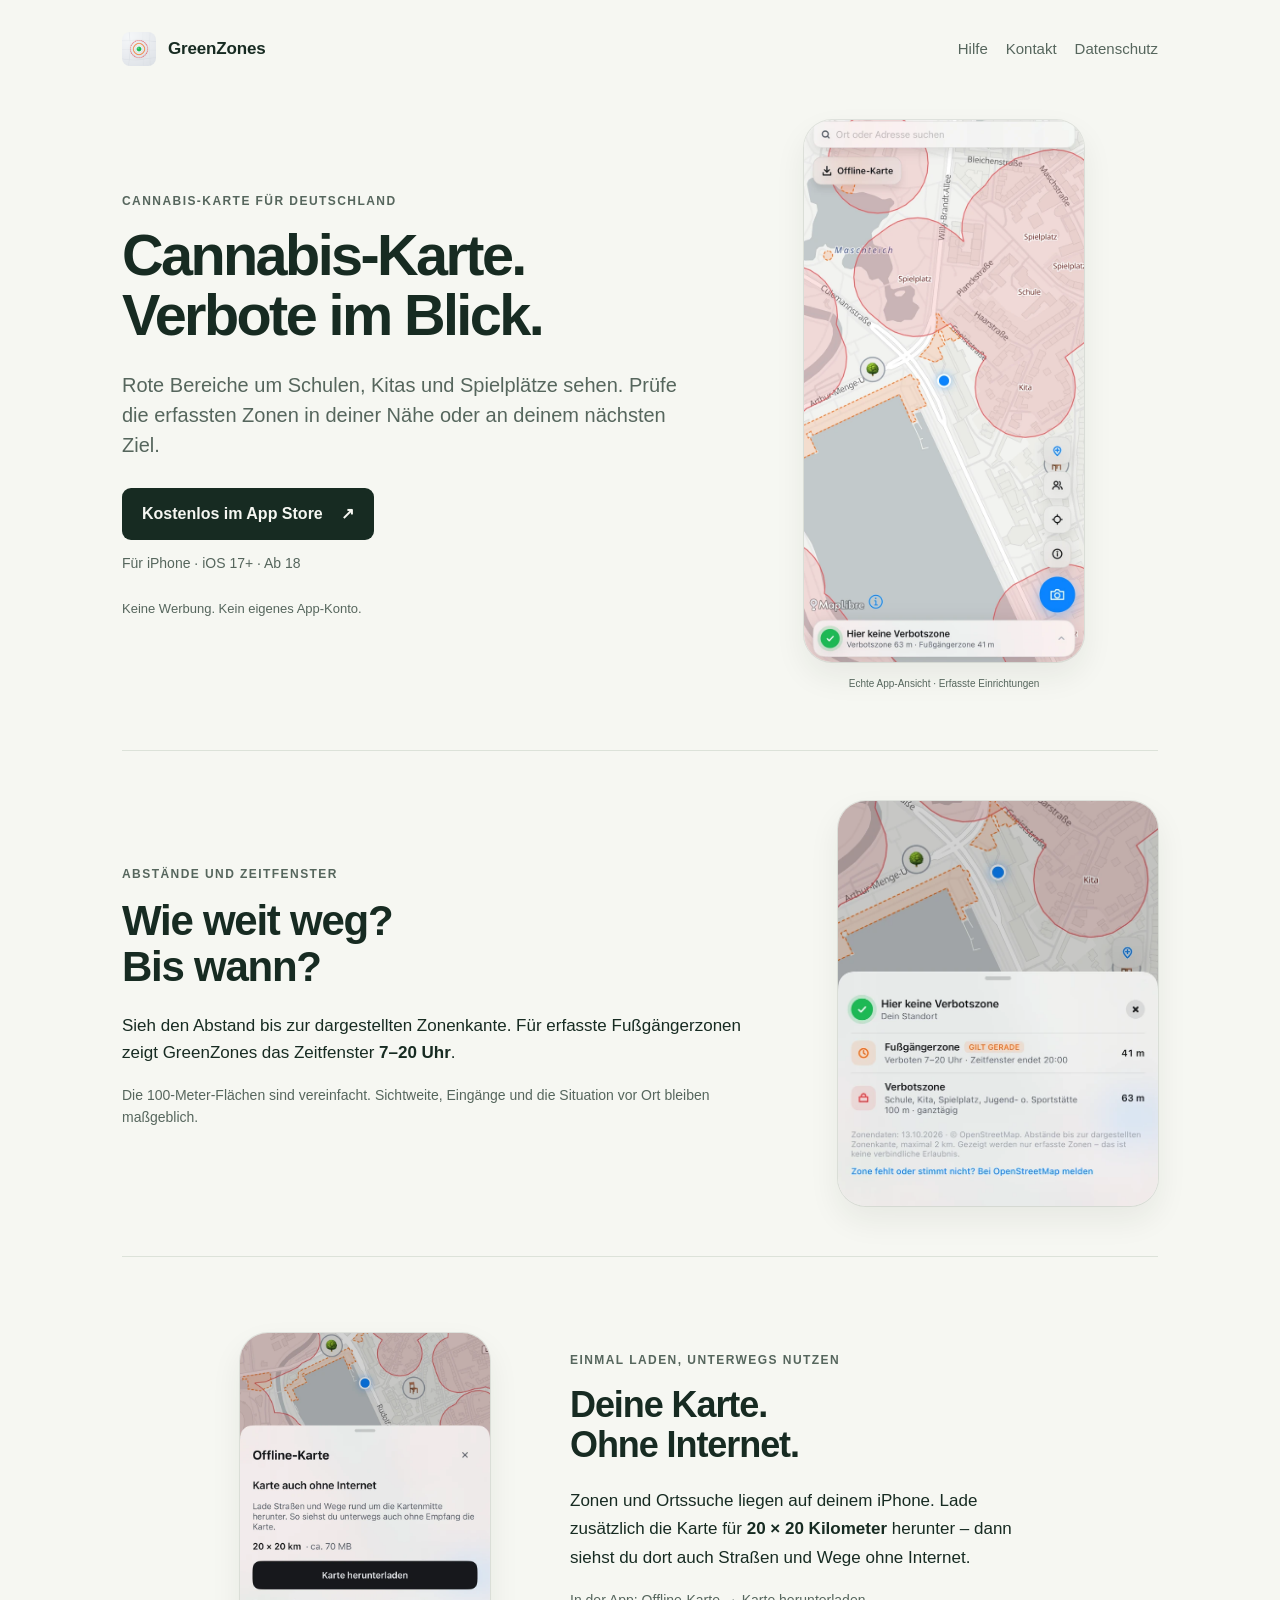
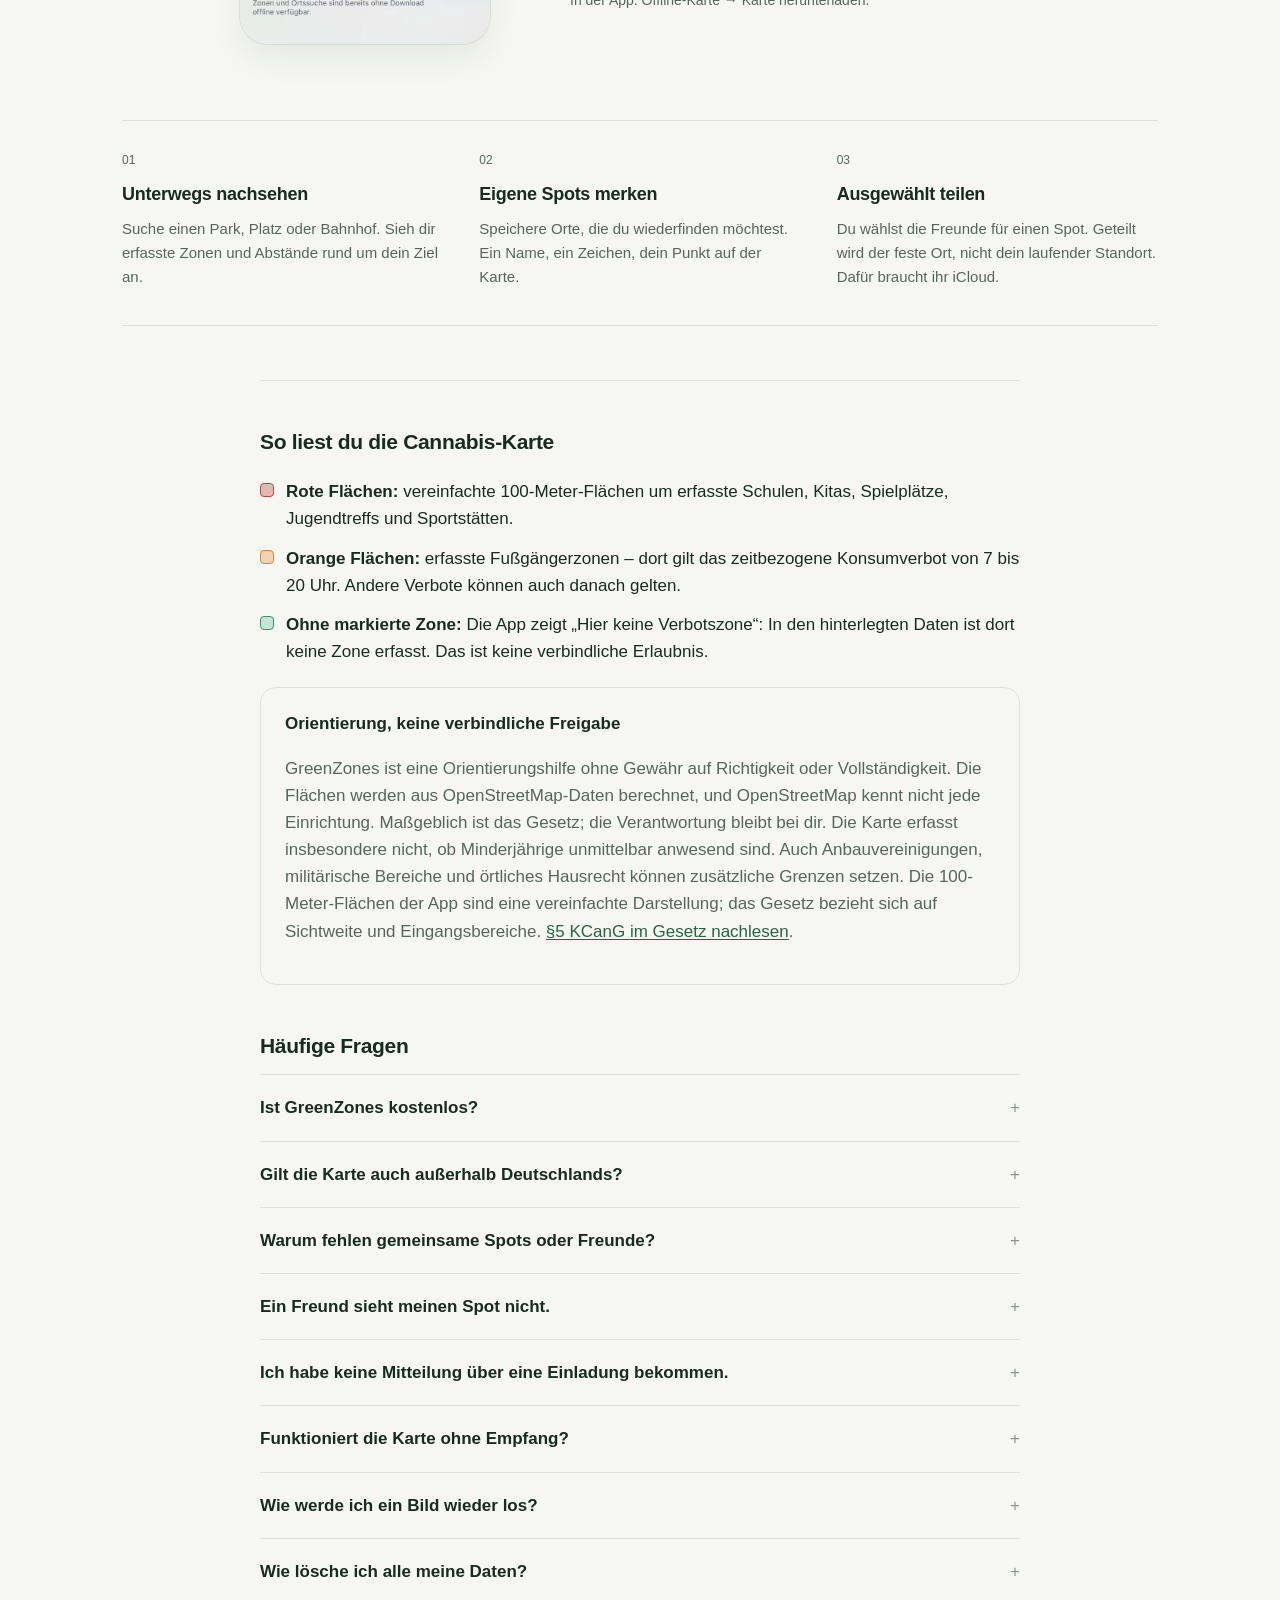
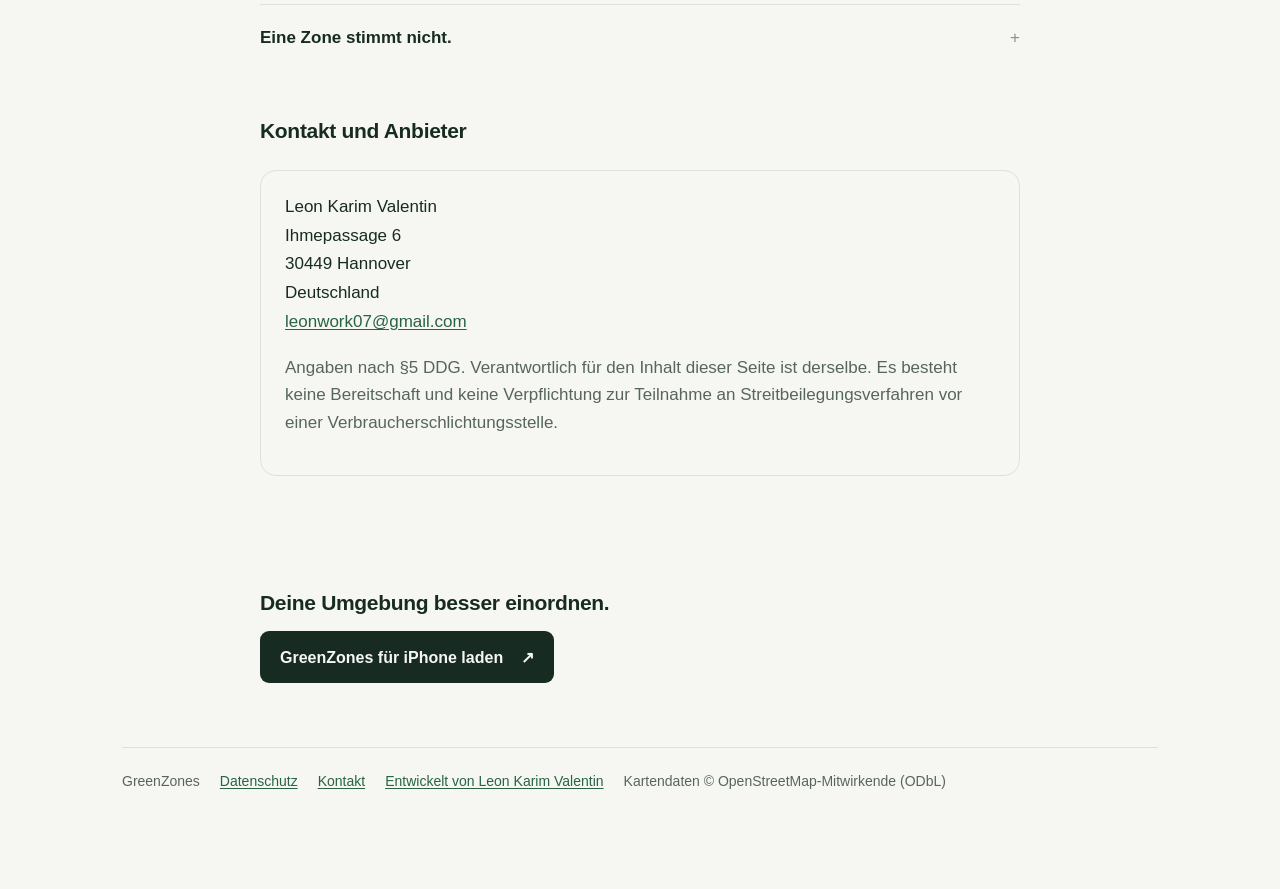
<file: index.html>
<!doctype html>
<html lang="de">
<head>
<meta charset="utf-8">
<meta name="viewport" content="width=device-width, initial-scale=1">
<title>GreenZones: Kiffer Karte · Cannabis-Verbotszonen in Deutschland</title>
<meta name="description" content="Cannabis-Karte für Deutschland: rote Bereiche, Fußgängerzonen und Abstände sehen. Karte herunterladen und offline nutzen. Kostenlos für iPhone.">
<meta name="author" content="Leon Karim Valentin">
<link rel="canonical" href="https://miracwhey.github.io/greenzones-web/">
<meta name="apple-itunes-app" content="app-id=6798829082">
<meta property="og:type" content="website">
<meta property="og:locale" content="de_DE">
<meta property="og:title" content="GreenZones: Kiffer Karte · Cannabis-Verbotszonen in Deutschland">
<meta property="og:description" content="Rote Bereiche und Abstände sehen. Karte herunterladen, offline nutzen und Spots mit Freunden teilen. Kostenlos für iPhone.">
<meta property="og:url" content="https://miracwhey.github.io/greenzones-web/">
<script type="application/ld+json">
{"@context":"https://schema.org","@graph":[{"@type":"SoftwareApplication","name":"GreenZones","operatingSystem":"iOS 17.0 or later","applicationCategory":"ReferenceApplication","inLanguage":"de","url":"https://miracwhey.github.io/greenzones-web/","downloadUrl":"https://apps.apple.com/de/app/greenzones-kiffer-karte/id6798829082","offers":{"@type":"Offer","price":"0","priceCurrency":"EUR"},"@id":"https://miracwhey.github.io/greenzones-web/#app","author":{"@id":"https://leonkarimvalentin.com/#person"},"publisher":{"@id":"https://leonkarimvalentin.com/#person"},"subjectOf":{"@type":"Article","@id":"https://leonkarimvalentin.com/projekte/greenzones#artikel","url":"https://leonkarimvalentin.com/projekte/greenzones"}},{"@type":"Person","@id":"https://leonkarimvalentin.com/#person","name":"Leon Karim Valentin","url":"https://leonkarimvalentin.com/","sameAs":["https://apps.apple.com/de/developer/leon-karim-valentin/id1895499658","https://github.com/miracwhey","https://www.linkedin.com/in/leon-karim-valentin/"]}]}
</script>
<meta name="color-scheme" content="light dark">
<link rel="stylesheet" href="style.css">
</head>
<body class="landing">
<div class="wrap">

<header class="top">
  <img class="app-icon" src="assets/app-icon.png" width="34" height="34" alt="">
  <strong>GreenZones</strong>
  <nav>
    <a href="#hilfe">Hilfe</a>
    <a href="#kontakt">Kontakt</a>
    <a href="datenschutz.html">Datenschutz</a>
  </nav>
</header>

<main>
<section class="hero" aria-labelledby="hero-title">
  <div class="hero-copy">
    <p class="eyebrow">Cannabis-Karte für Deutschland</p>
    <h1 id="hero-title">Cannabis-Karte.<br>Verbote im Blick.</h1>
    <p class="lede">Rote Bereiche um Schulen, Kitas und Spielplätze sehen. Prüfe die erfassten Zonen in deiner Nähe oder an deinem nächsten Ziel.</p>
    <div class="download">
      <a class="store-link" href="https://apps.apple.com/de/app/greenzones/id6798829082">Kostenlos im App Store <span aria-hidden="true">↗</span></a>
      <p class="muted">Für iPhone · iOS 17+ · Ab 18</p>
    </div>
    <p class="quiet-note">Keine Werbung. Kein eigenes App-Konto.</p>
  </div>
  <figure class="product-figure">
    <img class="product-screen" src="assets/overview.webp" width="660" height="1278" fetchpriority="high" alt="GreenZones-Karte mit roten Bereichen und Beschriftungen für Schule, Kita und Spielplatz in Hannover.">
    <figcaption>Echte App-Ansicht · Erfasste Einrichtungen</figcaption>
  </figure>
</section>



<section class="zones-feature" aria-labelledby="zones-title">
  <div>
    <p class="eyebrow">Abstände und Zeitfenster</p>
    <h2 id="zones-title">Wie weit weg?<br>Bis wann?</h2>
    <p>Sieh den Abstand bis zur dargestellten Zonenkante. Für erfasste Fußgängerzonen zeigt GreenZones das Zeitfenster <strong>7–20 Uhr</strong>.</p>
    <p class="muted small">Die 100-Meter-Flächen sind vereinfacht. Sichtweite, Eingänge und die Situation vor Ort bleiben maßgeblich.</p>
  </div>
  <figure class="zones-figure">
    <img class="product-screen" src="assets/zones.webp" width="660" height="835" loading="lazy" alt="Echte Zonenansicht mit Abständen und Zeitfenster 7 bis 20 Uhr für Fußgängerzonen.">
  </figure>
</section>

<section class="offline-feature" aria-labelledby="offline-title">
  <figure class="offline-figure">
    <img class="product-screen" src="assets/offline.webp" width="660" height="820" loading="lazy" alt="Offline-Karte in GreenZones mit dem Knopf Karte herunterladen für 20 mal 20 Kilometer.">
  </figure>
  <div>
    <p class="eyebrow">Einmal laden, unterwegs nutzen</p>
    <h2 id="offline-title">Deine Karte.<br>Ohne Internet.</h2>
    <p>Zonen und Ortssuche liegen auf deinem iPhone. Lade zusätzlich die Karte für <strong>20 × 20 Kilometer</strong> herunter – dann siehst du dort auch Straßen und Wege ohne Internet.</p>
    <p class="muted small">In der App: Offline-Karte → Karte herunterladen.</p>
  </div>
</section>

<div class="benefits">
  <section><span class="step">01</span><h2>Unterwegs nachsehen</h2><p>Suche einen Park, Platz oder Bahnhof. Sieh dir erfasste Zonen und Abstände rund um dein Ziel an.</p></section>
  <section><span class="step">02</span><h2>Eigene Spots merken</h2><p>Speichere Orte, die du wiederfinden möchtest. Ein Name, ein Zeichen, dein Punkt auf der Karte.</p></section>
  <section><span class="step">03</span><h2>Ausgewählt teilen</h2><p>Du wählst die Freunde für einen Spot. Geteilt wird der feste Ort, nicht dein laufender Standort. Dafür braucht ihr iCloud.</p></section>
</div>

<div class="reading">
<h2>So liest du die Cannabis-Karte</h2>


<ul class="legend">
  <li><span class="dot ban" aria-hidden="true"></span><span><strong>Rote Flächen:</strong> vereinfachte 100-Meter-Flächen um erfasste Schulen, Kitas, Spielplätze, Jugendtreffs und Sportstätten.</span></li>
  <li><span class="dot time" aria-hidden="true"></span><span><strong>Orange Flächen:</strong> erfasste Fußgängerzonen – dort gilt das zeitbezogene Konsumverbot von 7 bis 20&nbsp;Uhr. Andere Verbote können auch danach gelten.</span></li>
  <li><span class="dot ok" aria-hidden="true"></span><span><strong>Ohne markierte Zone:</strong> Die App zeigt „Hier keine Verbotszone“: In den hinterlegten Daten ist dort keine Zone erfasst. Das ist keine verbindliche Erlaubnis.</span></li>
</ul>

<div class="card">
  <h3>Orientierung, keine verbindliche Freigabe</h3>
  <p class="muted">GreenZones ist eine Orientierungshilfe ohne Gewähr auf
  Richtigkeit oder Vollständigkeit. Die Flächen werden aus OpenStreetMap-Daten
  berechnet, und OpenStreetMap kennt nicht jede Einrichtung. Maßgeblich ist das
  Gesetz; die Verantwortung bleibt bei dir. Die Karte erfasst insbesondere nicht,
  ob Minderjährige unmittelbar anwesend sind. Auch Anbauvereinigungen,
  militärische Bereiche und örtliches Hausrecht können zusätzliche Grenzen setzen.
  Die 100-Meter-Flächen der App sind eine vereinfachte Darstellung; das Gesetz
  bezieht sich auf Sichtweite und Eingangsbereiche.
  <a href="https://www.gesetze-im-internet.de/kcang/__5.html">§5 KCanG im Gesetz nachlesen</a>.</p>
</div>

<h2 id="hilfe">Häufige Fragen</h2>

<details>
  <summary>Ist GreenZones kostenlos?</summary>
  <p>Ja. GreenZones ist kostenlos im App Store erhältlich und enthält keine Werbung.
  Die Karte funktioniert ohne eigenes App-Konto. Für gemeinsame Spots und
  Einladungen brauchst du ein auf dem Gerät angemeldetes iCloud-Konto.</p>
</details>

<details>
  <summary>Gilt die Karte auch außerhalb Deutschlands?</summary>
  <p>GreenZones ist auf das deutsche Konsumcannabisgesetz ausgerichtet.
  Die Anzeige ist keine Auskunft zur Rechtslage in anderen Ländern.</p>
</details>

<details>
  <summary>Warum fehlen gemeinsame Spots oder Freunde?</summary>
  <p>Die gemeinsamen Funktionen brauchen ein angemeldetes iCloud-Konto und eine
  Internetverbindung zum Abgleichen. Prüfe unter <em>Einstellungen → [dein Name]
  → iCloud</em> die Anmeldung. Eigene lokale Spots kannst du auch unabhängig davon
  auf dem Gerät behalten.</p>
</details>

<details>
  <summary>Ein Freund sieht meinen Spot nicht.</summary>
  <p>Ein Spot wird nur geteilt, wenn die Person angehakt ist: Spot öffnen →
  <em>Spot verwalten</em> → <em>Wer sieht diesen Spot</em>. Wer neu dazukommt,
  braucht außerdem einmal einen Einladungslink über <em>Freunde → Freund
  hinzufügen</em>.</p>
</details>

<details>
  <summary>Ich habe keine Mitteilung über eine Einladung bekommen.</summary>
  <p>Mitteilungen müssen einmal erlaubt worden sein (die App fragt danach,
  sobald der erste Freund dazukommt). Prüfen lässt sich das unter
  <em>Einstellungen → GreenZones → Mitteilungen</em>. Ohne angemeldetes
  iCloud-Konto werden keine Mitteilungen zugestellt.</p>
</details>

<details>
  <summary>Funktioniert die Karte ohne Empfang?</summary>
  <p>Die Zonen, die Statusanzeige und die Ortssuche laufen immer ohne Netz —
  sie liegen auf dem Gerät. Lade zusätzlich Straßen und Wege herunter: Auf der
  Karte <em>Offline-Karte → Karte herunterladen</em> wählen. Gespeichert werden
  20&nbsp;×&nbsp;20 Kilometer rund um die sichtbare Kartenmitte. Die Größe hängt vom
  Gebiet ab; du kannst den Download pausieren und fortsetzen.</p>
</details>

<details>
  <summary>Wie werde ich ein Bild wieder los?</summary>
  <p>Bild antippen, dann in der Kopfzeile den Papierkorb (eigene Bilder werden
  bei allen gelöscht) oder das durchgestrichene Auge (fremde Bilder werden
  dauerhaft ausgeblendet, auf Wunsch zusammen mit der Person).</p>
</details>

<details>
  <summary>Wie lösche ich alle meine Daten?</summary>
  <p>Die App löschen. Damit sind alle lokalen Daten weg. Was du in iCloud
  geteilt hast, lässt sich zusätzlich in den iCloud-Einstellungen des Geräts
  verwalten. Einzelne Dinge gehen auch in der App: Spot entfernen, Freundschaft
  beenden, Suchverlauf löschen unter <em>Karte &amp; Daten verwalten</em>.</p>
</details>

<details>
  <summary>Eine Zone stimmt nicht.</summary>
  <p>Die Flächen stammen aus OpenStreetMap und werden mit App-Updates erneuert. Den Quellenstand findest du in der App unter „Über GreenZones“. Fehlt dort eine Einrichtung oder ist
  sie falsch eingetragen, fehlt sie auch hier. Schreib mir gern — und wer mag,
  kann den Eintrag direkt bei
  <a href="https://www.openstreetmap.org">OpenStreetMap</a> korrigieren, davon
  haben alle etwas.</p>
</details>

<h2 id="kontakt">Kontakt und Anbieter</h2>
<div class="card">
  <address>
    Leon Karim Valentin<br>
    Ihmepassage 6<br>
    30449 Hannover<br>
    Deutschland<br>
    <a href="mailto:leonwork07@gmail.com">leonwork07@gmail.com</a>
  </address>
  <p class="muted">Angaben nach §5 DDG. Verantwortlich für den Inhalt dieser
  Seite ist derselbe. Es besteht keine Bereitschaft und keine Verpflichtung zur
  Teilnahme an Streitbeilegungsverfahren vor einer
  Verbraucherschlichtungsstelle.</p>
</div>

<div class="download closing-download">
  <h2>Deine Umgebung besser einordnen.</h2>
  <a class="store-link" href="https://apps.apple.com/de/app/greenzones/id6798829082">GreenZones für iPhone laden <span aria-hidden="true">↗</span></a>
</div>
</div>
</main>

<footer>
  <span>GreenZones</span>
  <a href="datenschutz.html">Datenschutz</a>
  <a href="mailto:leonwork07@gmail.com">Kontakt</a>
  <a href="https://leonkarimvalentin.com/projekte/greenzones" rel="author">Entwickelt von Leon Karim Valentin</a>
  <span>Kartendaten © OpenStreetMap-Mitwirkende (ODbL)</span>
</footer>

</div>
</body>
</html>
</file>
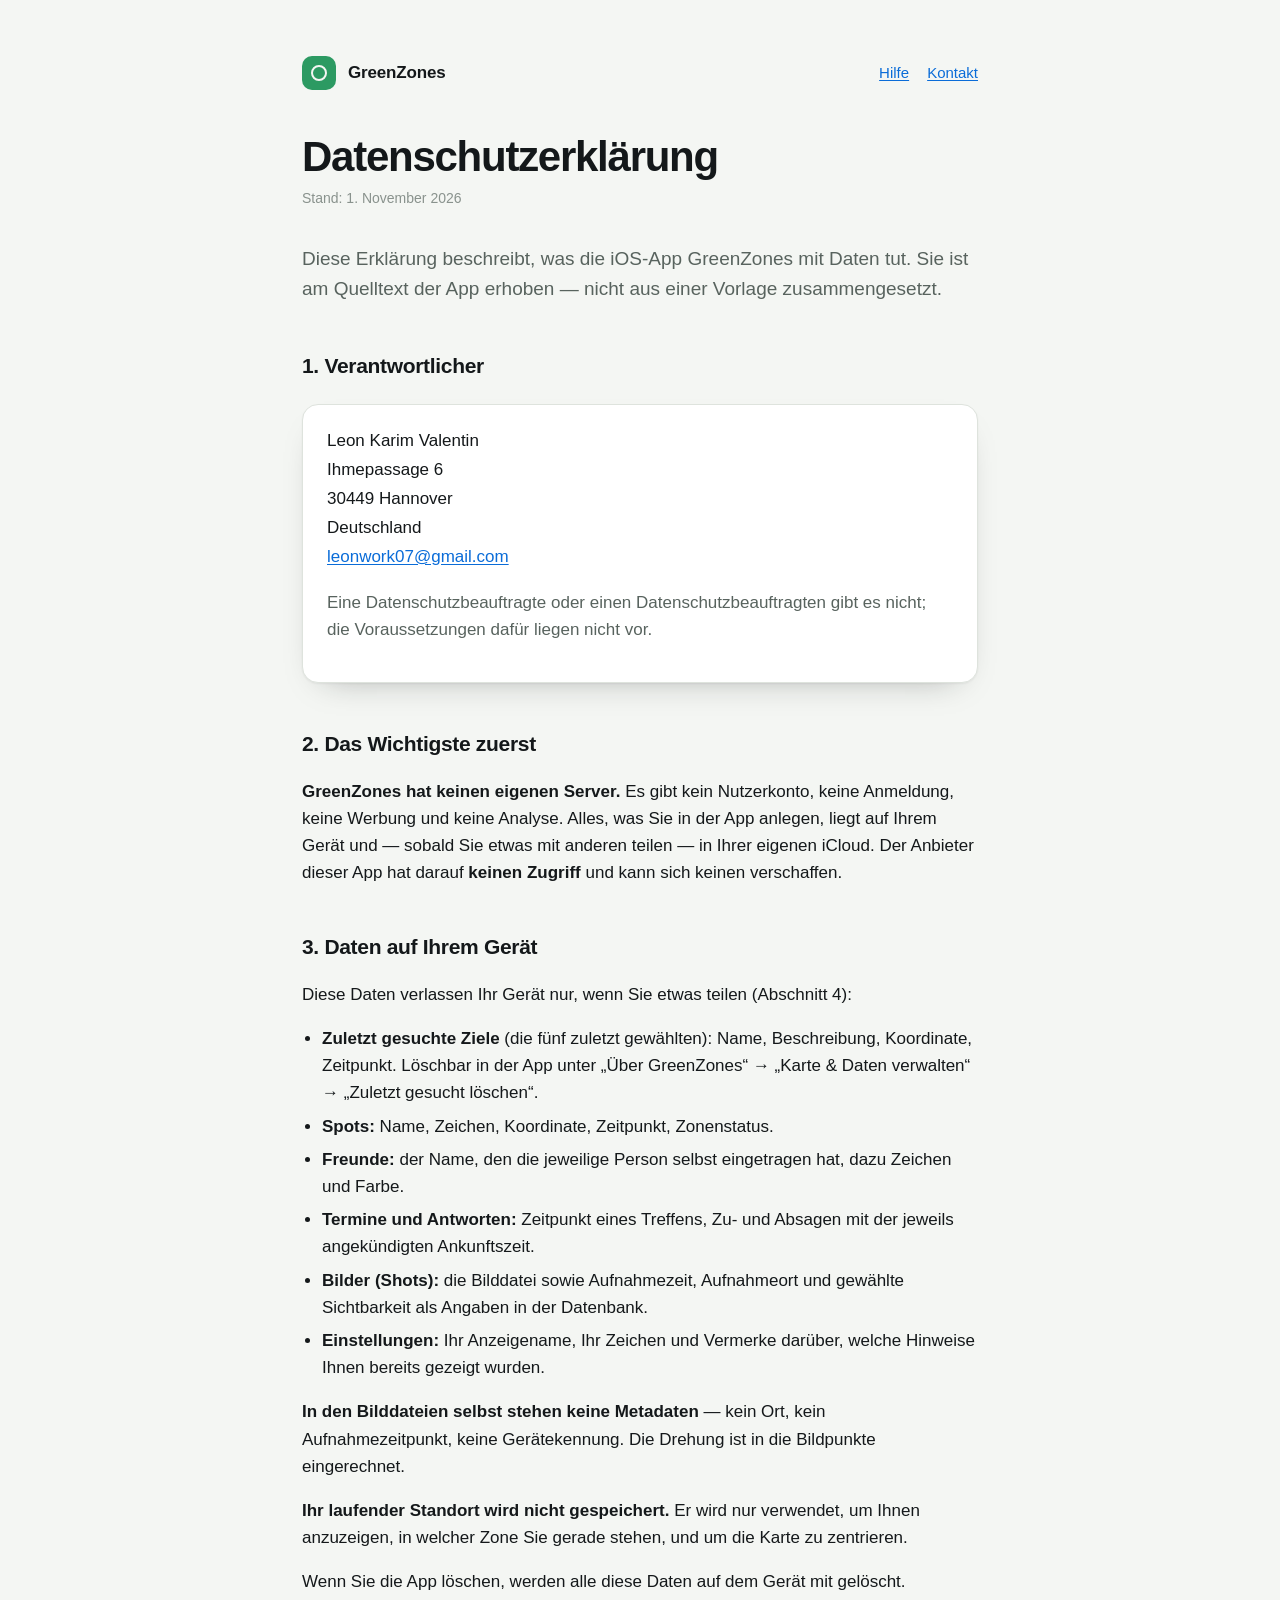
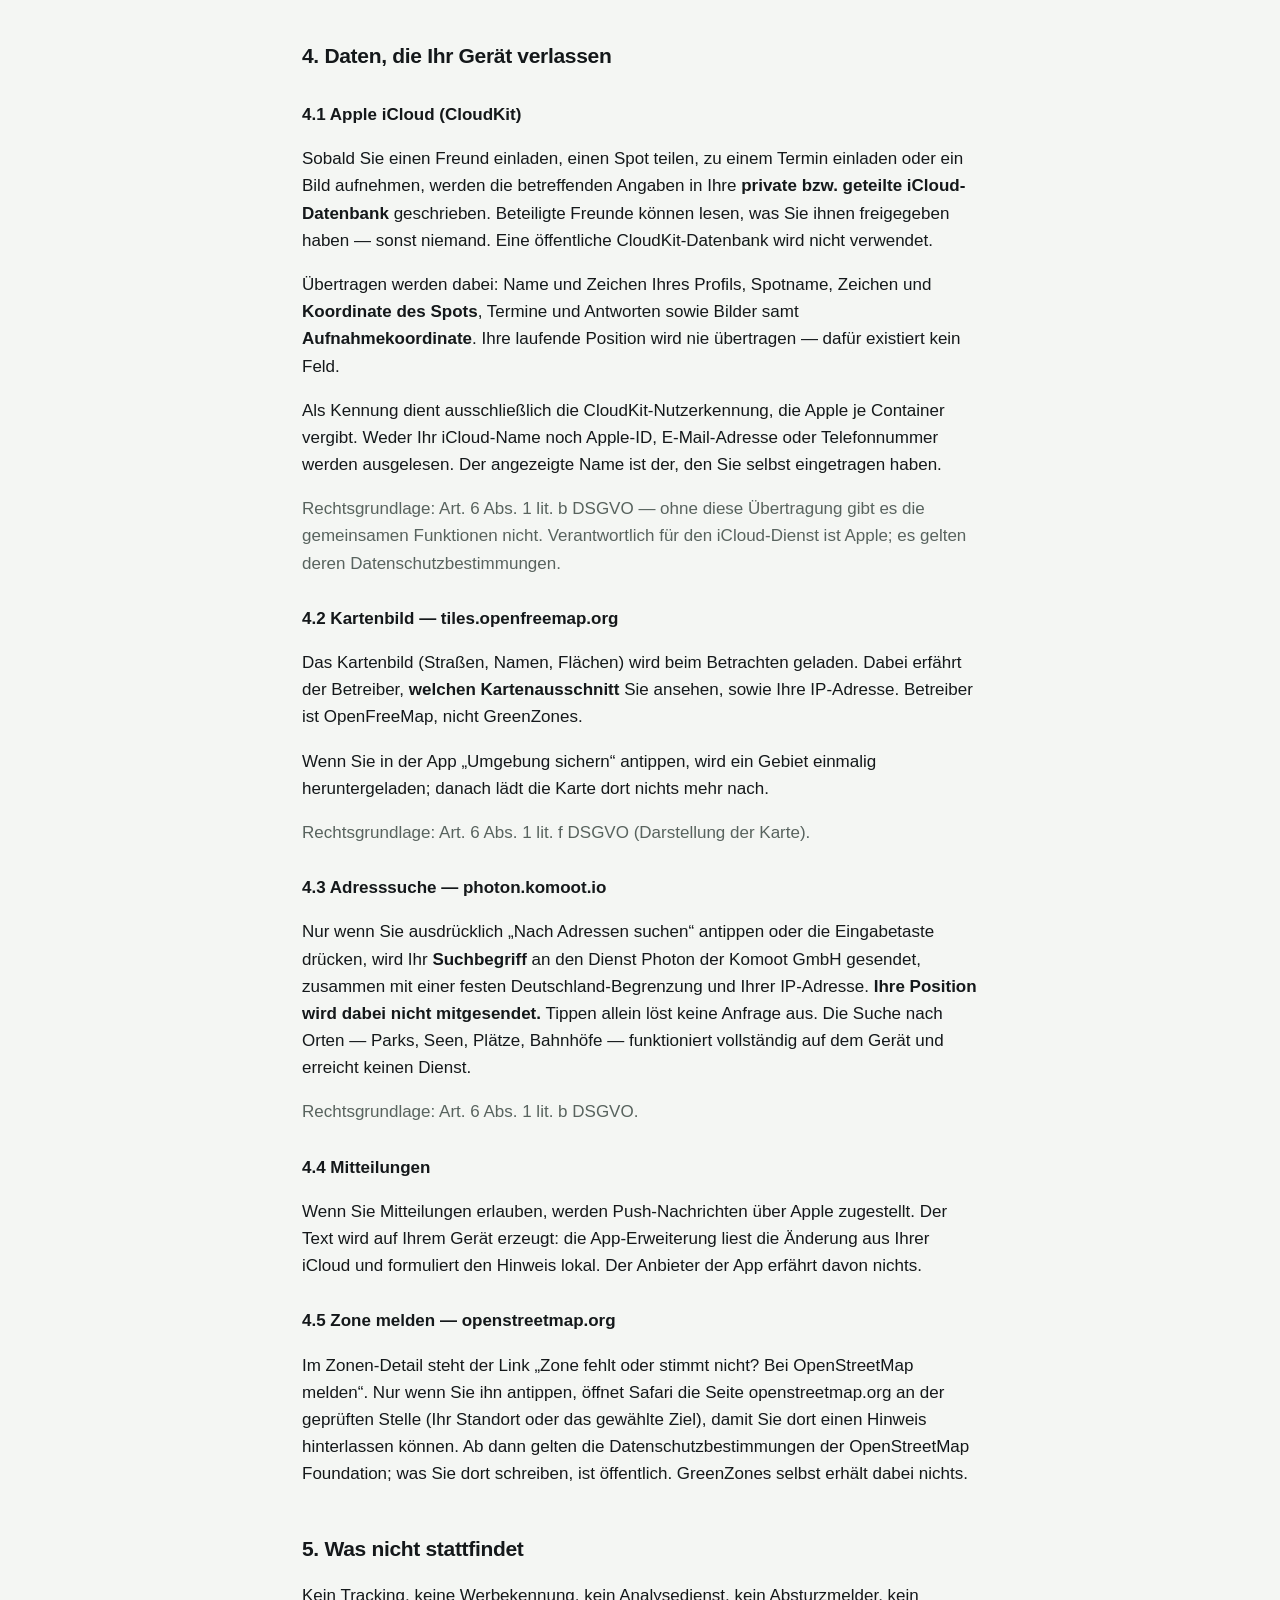
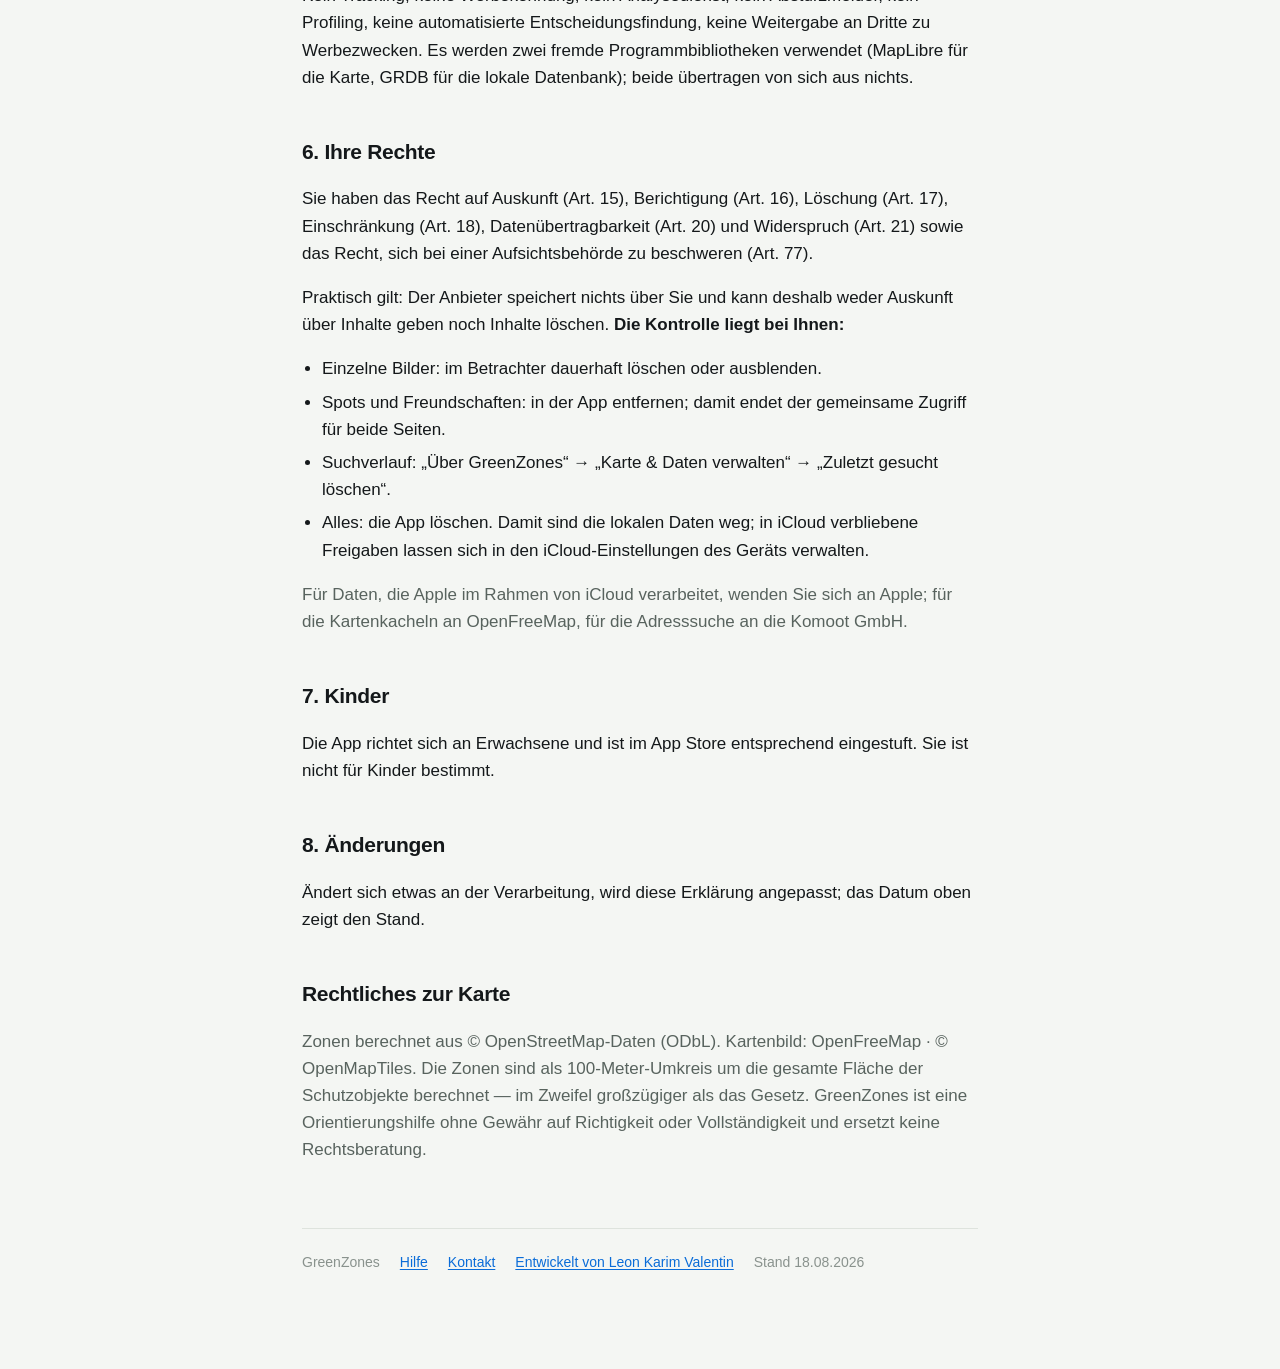
<file: datenschutz.html>
<!doctype html>
<html lang="de">
<head>
<meta charset="utf-8">
<meta name="viewport" content="width=device-width, initial-scale=1">
<title>Datenschutzerklärung — GreenZones</title>
<link rel="canonical" href="https://miracwhey.github.io/greenzones-web/datenschutz.html">
<meta name="description" content="Was die iOS-App GreenZones mit Daten tut: kein Server, kein Konto, keine Statistik. Am Code erhoben.">
<meta name="color-scheme" content="light dark">
<link rel="stylesheet" href="style.css">
</head>
<body>
<div class="wrap">

<header class="top">
  <span class="mark" aria-hidden="true"></span>
  <strong>GreenZones</strong>
  <nav>
    <a href="index.html">Hilfe</a>
    <a href="index.html#kontakt">Kontakt</a>
  </nav>
</header>

<h1>Datenschutzerklärung</h1>
<p class="stand">Stand: 1. November 2026</p>
<p class="lede">Diese Erklärung beschreibt, was die iOS-App GreenZones mit Daten
tut. Sie ist am Quelltext der App erhoben — nicht aus einer Vorlage
zusammengesetzt.</p>

<h2>1. Verantwortlicher</h2>
<div class="card">
  <address>
    Leon Karim Valentin<br>
    Ihmepassage 6<br>
    30449 Hannover<br>
    Deutschland<br>
    <a href="mailto:leonwork07@gmail.com">leonwork07@gmail.com</a>
  </address>
  <p class="muted">Eine Datenschutzbeauftragte oder einen
  Datenschutzbeauftragten gibt es nicht; die Voraussetzungen dafür liegen nicht
  vor.</p>
</div>

<h2>2. Das Wichtigste zuerst</h2>
<p><strong>GreenZones hat keinen eigenen Server.</strong> Es gibt kein
Nutzerkonto, keine Anmeldung, keine Werbung und keine Analyse. Alles, was Sie in
der App anlegen, liegt auf Ihrem Gerät und — sobald Sie etwas mit anderen teilen
— in Ihrer eigenen iCloud. Der Anbieter dieser App hat darauf <strong>keinen
Zugriff</strong> und kann sich keinen verschaffen.</p>

<h2>3. Daten auf Ihrem Gerät</h2>
<p>Diese Daten verlassen Ihr Gerät nur, wenn Sie etwas teilen (Abschnitt 4):</p>
<ul>
  <li><strong>Zuletzt gesuchte Ziele</strong> (die fünf zuletzt gewählten): Name,
  Beschreibung, Koordinate, Zeitpunkt. Löschbar in der App unter „Über
  GreenZones“ → „Karte &amp; Daten verwalten“ → „Zuletzt gesucht löschen“.</li>
  <li><strong>Spots:</strong> Name, Zeichen, Koordinate, Zeitpunkt,
  Zonenstatus.</li>
  <li><strong>Freunde:</strong> der Name, den die jeweilige Person selbst
  eingetragen hat, dazu Zeichen und Farbe.</li>
  <li><strong>Termine und Antworten:</strong> Zeitpunkt eines Treffens, Zu- und
  Absagen mit der jeweils angekündigten Ankunftszeit.</li>
  <li><strong>Bilder (Shots):</strong> die Bilddatei sowie Aufnahmezeit,
  Aufnahmeort und gewählte Sichtbarkeit als Angaben in der Datenbank.</li>
  <li><strong>Einstellungen:</strong> Ihr Anzeigename, Ihr Zeichen und Vermerke
  darüber, welche Hinweise Ihnen bereits gezeigt wurden.</li>
</ul>
<p><strong>In den Bilddateien selbst stehen keine Metadaten</strong> — kein Ort,
kein Aufnahmezeitpunkt, keine Gerätekennung. Die Drehung ist in die Bildpunkte
eingerechnet.</p>
<p><strong>Ihr laufender Standort wird nicht gespeichert.</strong> Er wird nur
verwendet, um Ihnen anzuzeigen, in welcher Zone Sie gerade stehen, und um die
Karte zu zentrieren.</p>
<p>Wenn Sie die App löschen, werden alle diese Daten auf dem Gerät mit
gelöscht.</p>

<h2>4. Daten, die Ihr Gerät verlassen</h2>

<h3>4.1 Apple iCloud (CloudKit)</h3>
<p>Sobald Sie einen Freund einladen, einen Spot teilen, zu einem Termin einladen
oder ein Bild aufnehmen, werden die betreffenden Angaben in Ihre
<strong>private bzw. geteilte iCloud-Datenbank</strong> geschrieben. Beteiligte
Freunde können lesen, was Sie ihnen freigegeben haben — sonst niemand. Eine
öffentliche CloudKit-Datenbank wird nicht verwendet.</p>
<p>Übertragen werden dabei: Name und Zeichen Ihres Profils, Spotname, Zeichen
und <strong>Koordinate des Spots</strong>, Termine und Antworten sowie Bilder
samt <strong>Aufnahmekoordinate</strong>. Ihre laufende Position wird nie
übertragen — dafür existiert kein Feld.</p>
<p>Als Kennung dient ausschließlich die CloudKit-Nutzerkennung, die Apple je
Container vergibt. Weder Ihr iCloud-Name noch Apple-ID, E-Mail-Adresse oder
Telefonnummer werden ausgelesen. Der angezeigte Name ist der, den Sie selbst
eingetragen haben.</p>
<p class="muted">Rechtsgrundlage: Art. 6 Abs. 1 lit. b DSGVO — ohne diese
Übertragung gibt es die gemeinsamen Funktionen nicht. Verantwortlich für den
iCloud-Dienst ist Apple; es gelten deren Datenschutzbestimmungen.</p>

<h3>4.2 Kartenbild — tiles.openfreemap.org</h3>
<p>Das Kartenbild (Straßen, Namen, Flächen) wird beim Betrachten geladen. Dabei
erfährt der Betreiber, <strong>welchen Kartenausschnitt</strong> Sie ansehen,
sowie Ihre IP-Adresse. Betreiber ist OpenFreeMap, nicht GreenZones.</p>
<p>Wenn Sie in der App „Umgebung sichern“ antippen, wird ein Gebiet einmalig
heruntergeladen; danach lädt die Karte dort nichts mehr nach.</p>
<p class="muted">Rechtsgrundlage: Art. 6 Abs. 1 lit. f DSGVO (Darstellung der
Karte).</p>

<h3>4.3 Adresssuche — photon.komoot.io</h3>
<p>Nur wenn Sie ausdrücklich „Nach Adressen suchen“ antippen oder die
Eingabetaste drücken, wird Ihr <strong>Suchbegriff</strong> an den Dienst Photon
der Komoot GmbH gesendet, zusammen mit einer festen Deutschland-Begrenzung und
Ihrer IP-Adresse. <strong>Ihre Position wird dabei nicht mitgesendet.</strong>
Tippen allein löst keine Anfrage aus. Die Suche nach Orten — Parks, Seen,
Plätze, Bahnhöfe — funktioniert vollständig auf dem Gerät und erreicht keinen
Dienst.</p>
<p class="muted">Rechtsgrundlage: Art. 6 Abs. 1 lit. b DSGVO.</p>

<h3>4.4 Mitteilungen</h3>
<p>Wenn Sie Mitteilungen erlauben, werden Push-Nachrichten über Apple
zugestellt. Der Text wird auf Ihrem Gerät erzeugt: die App-Erweiterung liest die
Änderung aus Ihrer iCloud und formuliert den Hinweis lokal. Der Anbieter der App
erfährt davon nichts.</p>

<h3>4.5 Zone melden — openstreetmap.org</h3>
<p>Im Zonen-Detail steht der Link „Zone fehlt oder stimmt nicht? Bei
OpenStreetMap melden“. Nur wenn Sie ihn antippen, öffnet Safari die Seite
openstreetmap.org an der geprüften Stelle (Ihr Standort oder das gewählte
Ziel), damit Sie dort einen Hinweis hinterlassen können. Ab dann gelten die
Datenschutzbestimmungen der OpenStreetMap Foundation; was Sie dort schreiben,
ist öffentlich. GreenZones selbst erhält dabei nichts.</p>

<h2>5. Was nicht stattfindet</h2>
<p>Kein Tracking, keine Werbekennung, kein Analysedienst, kein Absturzmelder,
kein Profiling, keine automatisierte Entscheidungsfindung, keine Weitergabe an
Dritte zu Werbezwecken. Es werden zwei fremde Programmbibliotheken verwendet
(MapLibre für die Karte, GRDB für die lokale Datenbank); beide übertragen von
sich aus nichts.</p>

<h2>6. Ihre Rechte</h2>
<p>Sie haben das Recht auf Auskunft (Art. 15), Berichtigung (Art. 16), Löschung
(Art. 17), Einschränkung (Art. 18), Datenübertragbarkeit (Art. 20) und
Widerspruch (Art. 21) sowie das Recht, sich bei einer Aufsichtsbehörde zu
beschweren (Art. 77).</p>
<p>Praktisch gilt: Der Anbieter speichert nichts über Sie und kann deshalb weder
Auskunft über Inhalte geben noch Inhalte löschen. <strong>Die Kontrolle liegt
bei Ihnen:</strong></p>
<ul>
  <li>Einzelne Bilder: im Betrachter dauerhaft löschen oder ausblenden.</li>
  <li>Spots und Freundschaften: in der App entfernen; damit endet der gemeinsame
  Zugriff für beide Seiten.</li>
  <li>Suchverlauf: „Über GreenZones“ → „Karte &amp; Daten verwalten“ → „Zuletzt
  gesucht löschen“.</li>
  <li>Alles: die App löschen. Damit sind die lokalen Daten weg; in iCloud
  verbliebene Freigaben lassen sich in den iCloud-Einstellungen des Geräts
  verwalten.</li>
</ul>
<p class="muted">Für Daten, die Apple im Rahmen von iCloud verarbeitet, wenden
Sie sich an Apple; für die Kartenkacheln an OpenFreeMap, für die Adresssuche an
die Komoot GmbH.</p>

<h2>7. Kinder</h2>
<p>Die App richtet sich an Erwachsene und ist im App Store entsprechend
eingestuft. Sie ist nicht für Kinder bestimmt.</p>

<h2>8. Änderungen</h2>
<p>Ändert sich etwas an der Verarbeitung, wird diese Erklärung angepasst; das
Datum oben zeigt den Stand.</p>

<h2>Rechtliches zur Karte</h2>
<p class="muted">Zonen berechnet aus © OpenStreetMap-Daten (ODbL). Kartenbild:
OpenFreeMap · © OpenMapTiles. Die Zonen sind als 100-Meter-Umkreis um die
gesamte Fläche der Schutzobjekte berechnet — im Zweifel großzügiger als das
Gesetz. GreenZones ist eine Orientierungshilfe ohne Gewähr auf Richtigkeit oder
Vollständigkeit und ersetzt keine Rechtsberatung.</p>

<footer>
  <span>GreenZones</span>
  <a href="index.html">Hilfe</a>
  <a href="mailto:leonwork07@gmail.com">Kontakt</a>
  <a href="https://leonkarimvalentin.com/projekte/greenzones" rel="author">Entwickelt von Leon Karim Valentin</a>
  <span>Stand 18.08.2026</span>
</footer>

</div>
</body>
</html>
</file>
<file: style.css>
/* GreenZones — Support- und Rechtsseiten.
   Hell und dunkel folgen dem System; die Farben sind dieselben wie in der App
   (Zonen-Rot, Fußgängerzonen-Orange, erlaubtes Grün). */

:root {
  --bg: #f4f6f3;
  --card: #ffffff;
  --line: #dee3dd;
  --ink: #14181a;
  --ink2: #58635e;
  --ink3: #89928d;
  --accent: #0a6cd8;
  --ban: #c34438;
  --time: #d8862a;
  --ok: #2c9a62;
  --shadow: 0 1px 2px rgba(20, 24, 26, .05), 0 14px 34px -22px rgba(20, 24, 26, .4);
}

@media (prefers-color-scheme: dark) {
  :root {
    --bg: #0f1211;
    --card: #171b19;
    --line: #262c29;
    --ink: #e9eeea;
    --ink2: #9ba69f;
    --ink3: #6e7873;
    --accent: #5ea9ff;
    --ban: #e4655a;
    --time: #eba25c;
    --ok: #4fbe85;
    --shadow: 0 1px 2px rgba(0, 0, 0, .4), 0 18px 44px -24px rgba(0, 0, 0, .85);
  }
}

* { box-sizing: border-box; }

html { -webkit-text-size-adjust: 100%; }

body {
  margin: 0;
  background: var(--bg);
  color: var(--ink);
  font-family: -apple-system, BlinkMacSystemFont, "Segoe UI", Roboto, "Helvetica Neue", sans-serif;
  font-size: 17px;
  line-height: 1.6;
  -webkit-font-smoothing: antialiased;
}

.wrap {
  max-width: 720px;
  margin: 0 auto;
  padding: 56px 22px 96px;
}

header.top {
  display: flex;
  align-items: center;
  gap: 12px;
  margin-bottom: 44px;
}

.mark {
  width: 34px;
  height: 34px;
  border-radius: 10px;
  background: var(--ok);
  position: relative;
  flex: 0 0 auto;
}

.mark::after {
  content: "";
  position: absolute;
  inset: 9px;
  border-radius: 50%;
  border: 2.5px solid var(--bg);
}

.mark.ban { background: var(--ban); }

header.top strong {
  font-size: 17px;
  letter-spacing: -.01em;
}

header.top nav {
  margin-left: auto;
  display: flex;
  gap: 18px;
  font-size: 15px;
}

h1 {
  font-size: clamp(30px, 6vw, 42px);
  line-height: 1.08;
  letter-spacing: -.03em;
  margin: 0 0 14px;
  text-wrap: balance;
}

.lede {
  font-size: 19px;
  color: var(--ink2);
  margin: 0 0 40px;
}

.eyebrow { color: var(--ink2); font-size: 14px; margin: 0 0 14px; }
.download { margin: -14px 0 36px; }
.download p { margin: 12px 0 0; font-size: 14px; }
.store-link {
  display: inline-flex; align-items: center; justify-content: center; gap: 18px;
  min-height: 52px; padding: 12px 20px; border-radius: 12px;
  background: var(--ink); color: var(--bg); font-weight: 600; text-decoration: none;
}
.store-link:hover { opacity: .88; }
.benefits { display: grid; grid-template-columns: repeat(3, minmax(0, 1fr)); gap: 24px; padding: 28px 0; border-block: 1px solid var(--line); }
.benefits h2 { margin: 0 0 8px; font-size: 18px; }
.benefits p { margin: 0; color: var(--ink2); font-size: 15px; }
.closing-download { margin-top: 38px; }

h2 {
  font-size: 21px;
  letter-spacing: -.015em;
  margin: 44px 0 12px;
}

h3 {
  font-size: 17px;
  margin: 28px 0 8px;
}

p, li { color: var(--ink); }

.muted { color: var(--ink2); }

a { color: var(--accent); text-underline-offset: 2px; }

a:focus-visible,
summary:focus-visible {
  outline: 2px solid var(--accent);
  outline-offset: 3px;
  border-radius: 4px;
}

ul { padding-left: 20px; }

li { margin: 6px 0; }

.card {
  background: var(--card);
  border: 1px solid var(--line);
  border-radius: 16px;
  padding: 22px 24px;
  box-shadow: var(--shadow);
  margin: 22px 0;
}

.card h3:first-child { margin-top: 0; }

.legend {
  display: flex;
  flex-direction: column;
  gap: 12px;
  margin: 20px 0 0;
  padding: 0;
  list-style: none;
}

.legend li {
  display: flex;
  gap: 12px;
  align-items: flex-start;
  margin: 0;
}

.dot {
  width: 14px;
  height: 14px;
  border-radius: 4px;
  margin-top: 5px;
  flex: 0 0 auto;
}

.dot.ban { background: color-mix(in srgb, var(--ban) 35%, transparent); border: 1.5px solid var(--ban); }
.dot.time { background: color-mix(in srgb, var(--time) 30%, transparent); border: 1.5px solid var(--time); }
.dot.ok { background: color-mix(in srgb, var(--ok) 22%, transparent); border: 1.5px solid var(--ok); }

details {
  border-top: 1px solid var(--line);
  padding: 14px 0;
}

details summary {
  cursor: pointer;
  font-weight: 600;
  list-style: none;
}

details summary::-webkit-details-marker { display: none; }

details summary::after {
  content: "+";
  float: right;
  color: var(--ink3);
  font-weight: 400;
}

details[open] summary::after { content: "–"; }

details p { margin: 10px 0 2px; color: var(--ink2); }

address {
  font-style: normal;
  line-height: 1.7;
}

footer {
  margin-top: 64px;
  padding-top: 22px;
  border-top: 1px solid var(--line);
  color: var(--ink3);
  font-size: 14px;
  display: flex;
  flex-wrap: wrap;
  gap: 8px 20px;
}

.stand {
  font-size: 14px;
  color: var(--ink3);
  margin: -6px 0 34px;
}

table {
  border-collapse: collapse;
  width: 100%;
  font-size: 15px;
  margin: 14px 0;
}

th, td {
  text-align: left;
  padding: 9px 10px;
  border-bottom: 1px solid var(--line);
  vertical-align: top;
}

th { color: var(--ink2); font-weight: 600; }

.scroll { overflow-x: auto; }

@media (max-width: 560px) {
  .wrap { padding: 36px 18px 72px; }
  header.top nav { gap: 14px; font-size: 14px; }
  header.top { flex-wrap: wrap; }
  header.top nav { width: 100%; margin: 4px 0 0; }
  .benefits { grid-template-columns: 1fr; gap: 22px; }
  .store-link { width: 100%; text-align: center; }
}

/* Produktauftritt, Oktober 2026. Supportseiten behalten ihre Lesebreite. */
.landing { --bg:#f6f7f2; --ink:#172b22; --ink2:#56665d; --line:#dce2d9; --accent:#286344; }
.landing .wrap { max-width:1080px; padding-top:32px; }
.landing header.top { margin-bottom:54px; }
.app-icon { border-radius:8px; flex-shrink:0; }
.landing header nav a { color:var(--ink2); text-decoration:none; }
.landing header nav a:hover { color:var(--ink); text-decoration:underline; }
.hero { display:grid; grid-template-columns:1.3fr 1fr; gap:52px; align-items:center; padding:0 0 58px; }
.hero h1 { font-size:clamp(38px,4.5vw,58px); line-height:1.05; letter-spacing:-.045em; margin-bottom:24px; }
.eyebrow { font-size:12px; text-transform:uppercase; letter-spacing:.12em; font-weight:600; }
.hero .lede { font-size:20px; line-height:1.5; margin:0 0 15px; }
.hero-offline { font-size:16px; margin:0 0 28px; }
.hero .download { margin:0 0 24px; }
.store-link { border-radius:9px; font-size:16px; }
.quiet-note { color:var(--ink2); font-size:13px; line-height:1.7; margin:0; }
.product-figure { margin:0; justify-self:center; width:280px; }
.product-screen { display:block; width:100%; height:auto; border-radius:28px; box-shadow:0 0 0 1px #172b2218, 0 14px 32px #172b2212; }
.product-figure figcaption { color:var(--ink2); font-size:10px; text-align:center; margin-top:14px; }
.benefits { gap:36px; padding:30px 0 36px; }
.step { display:block; color:var(--ink2); font-size:12px; margin-bottom:10px; }
.benefits h2 { font-size:18px; }
.benefits p { font-size:15px; }
.offline-feature { display:grid; grid-template-columns:250px 1fr; gap:80px; align-items:center; max-width:800px; margin:76px auto; }
.offline-figure { margin:0; }
.offline-feature h2 { font-size:36px; line-height:1.12; letter-spacing:-.03em; margin:0 0 22px; }
.offline-feature p { line-height:1.65; }
.small { font-size:14px; }
.reading { max-width:760px; margin:0 auto; border-top:1px solid var(--line); }
.landing .card { box-shadow:none; background:transparent; }
.landing details { padding:19px 0; }
.landing details summary { padding-right:22px; position:relative; }
.landing details summary::after { position:absolute; right:0; top:0; }
.landing .closing-download { padding-top:26px; margin-top:40px; }
.landing footer { color:var(--ink2); }
@media(prefers-color-scheme:dark) {
 .landing { --bg:#101914; --ink:#e5ece3; --ink2:#a9b7ab; --line:#304135; --accent:#9cc7a7; }
 .product-screen { box-shadow:0 0 0 1px #ffffff20,0 14px 32px #0004; }
}
@media(max-width:760px) {
 .landing .wrap { padding-top:24px; }
 .landing header.top { margin-bottom:38px; }
 .hero { gap:24px; }
 .hero h1 { font-size:38px; }
 .hero .lede { font-size:17px; }
 .product-figure { width:230px; }
 .offline-feature { gap:36px; grid-template-columns:210px 1fr; }
 .desktop-break { display:none; }
}
@media(max-width:560px) {
 .hero { grid-template-columns:1fr; gap:34px; padding-bottom:36px; }
 .hero h1 { font-size:42px; margin-bottom:20px; }
 .hero .lede { font-size:18px; }
 .hero .download { margin-bottom:18px; }
 .hero-offline { margin-bottom:22px; }
 .product-figure { width:260px; }
 .benefits { gap:26px; padding:30px 0; }
 .step { margin-bottom:4px; }
 .offline-feature { display:flex; flex-direction:column-reverse; gap:26px; margin:44px 0; align-items:flex-start; }
 .offline-feature h2 { font-size:32px; }
 .offline-figure { width:230px; align-self:center; }
 .landing .card { padding:20px; }
}

@media(min-width:380px) and (max-width:560px) {
 .landing header.top { flex-wrap:nowrap; gap:9px; margin-bottom:28px; }
 .landing header.top strong { font-size:15px; }
 .landing header.top nav { width:auto; margin:0 0 0 auto; gap:10px; font-size:12px; }
}

@media(max-width:379px) {
 .hero h1 { font-size:38px; }
}

/* Hauptnutzen -> konkrete Einordnung -> Offline -> Orte/Spots/Freunde. */
.zones-feature { display:grid; grid-template-columns:1fr 320px; gap:72px; align-items:center; padding:50px 0; border-block:1px solid var(--line); }
.zones-feature h2 { font-size:42px; line-height:1.1; margin:0 0 22px; letter-spacing:-.03em; }
.zones-figure { margin:0; }
.hero .lede { margin-bottom:28px; }
.landing .reading { margin-top:54px; }
@media(max-width:760px) { .zones-feature { gap:32px; grid-template-columns:1fr 260px; } }
@media(max-width:560px) { .zones-feature { grid-template-columns:1fr; gap:28px; padding:36px 0; } .zones-feature h2 { font-size:34px; } .zones-figure { width:100%; max-width:320px; justify-self:center; } }
</file>
